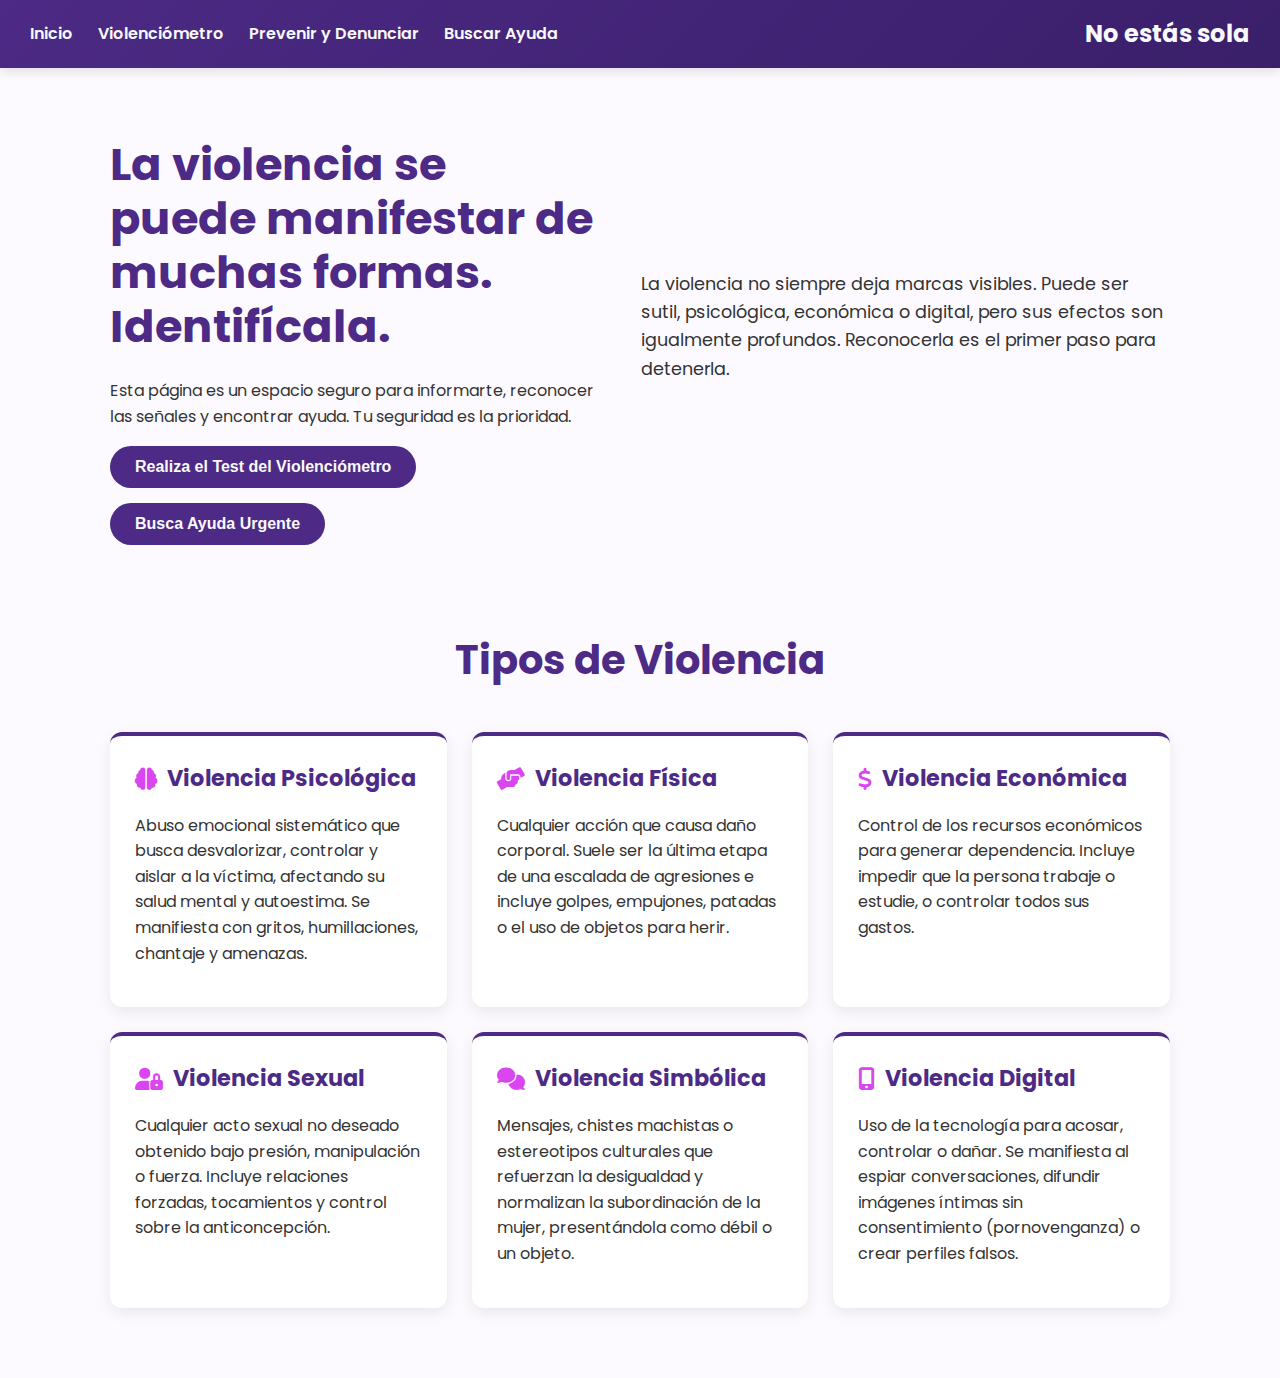
<file: index.html>
<!DOCTYPE html>
<html lang="es">
<head>
    <meta charset="UTF-8">
    <meta name="viewport" content="width=device-width, initial-scale=1.0">
    <title>No estás solo/a: Juntos contra la violencia</title>
    <link rel="stylesheet" href="https://cdnjs.cloudflare.com/ajax/libs/font-awesome/6.0.0-beta3/css/all.min.css">
    <link rel="stylesheet" href="estilos.css">
</head>
<body>

    <header class="main-header">
        <div class="nav-links">
            <ul>
                <li><a href="index.html">Inicio</a></li>
                <li><a href="violenciometro.html">Violenciómetro</a></li>
                <li><a href="prevencion.html">Prevenir y Denunciar</a></li>
                <li><a href="contacto.html">Buscar Ayuda</a></li>
            </ul>
        </div>
        <div class="tagline">
            <h1>No estás sola</h1>
    </header>

    <div class="content-wrapper">

        <section class="welcome-section">
            <div class="welcome-left">
                <h1>La violencia se puede manifestar de muchas formas. Identifícala.</h1>
                <p>Esta página es un espacio seguro para informarte, reconocer las señales y encontrar ayuda. Tu seguridad es la prioridad.</p>
                <div class="buttons">
                    <button role="link" onclick="window.location.href='violenciometro.html'">Realiza el Test del Violenciómetro</button>
                    <button role="link" onclick="window.location.href='contacto.html'">Busca Ayuda Urgente</button>
                </div>
            </div>
            <div class="welcome-right">
                <p>La violencia no siempre deja marcas visibles. Puede ser sutil, psicológica, económica o digital, pero sus efectos son igualmente profundos. Reconocerla es el primer paso para detenerla.</p>
            </div>
        </section>
        
        <section class="tipos-violencia-section">
            <h2>Tipos de Violencia</h2>
            <div class="tipos-violencia-grid">
                <div class="violencia-card">
                    <h3><i class="fas fa-brain icon"></i>Violencia Psicológica</h3>
                    <p>Abuso emocional sistemático que busca desvalorizar, controlar y aislar a la víctima, afectando su salud mental y autoestima. Se manifiesta con gritos, humillaciones, chantaje y amenazas. </p>
                </div>
                <div class="violencia-card">
                    <h3><i class="fas fa-hands-helping icon"></i>Violencia Física</h3>
                    <p>Cualquier acción que causa daño corporal. Suele ser la última etapa de una escalada de agresiones e incluye golpes, empujones, patadas o el uso de objetos para herir. </p>
                </div>
                <div class="violencia-card">
                    <h3><i class="fas fa-dollar-sign icon"></i>Violencia Económica</h3>
                    <p>Control de los recursos económicos para generar dependencia. Incluye impedir que la persona trabaje o estudie, o controlar todos sus gastos. </p>
                </div>
                <div class="violencia-card">
                    <h3><i class="fas fa-user-lock icon"></i>Violencia Sexual</h3>
                    <p>Cualquier acto sexual no deseado obtenido bajo presión, manipulación o fuerza. Incluye relaciones forzadas, tocamientos y control sobre la anticoncepción. </p>
                </div>
                <div class="violencia-card">
                    <h3><i class="fas fa-comments icon"></i>Violencia Simbólica</h3>
                    <p>Mensajes, chistes machistas o estereotipos culturales que refuerzan la desigualdad y normalizan la subordinación de la mujer, presentándola como débil o un objeto. </p>
                </div>
                <div class="violencia-card">
                    <h3><i class="fas fa-mobile-alt icon"></i>Violencia Digital</h3>
                    <p>Uso de la tecnología para acosar, controlar o dañar. Se manifiesta al espiar conversaciones, difundir imágenes íntimas sin consentimiento (pornovenganza) o crear perfiles falsos. </p>
                </div>
            </div>
        </section>

    </div>
</body>
</html>
</file>
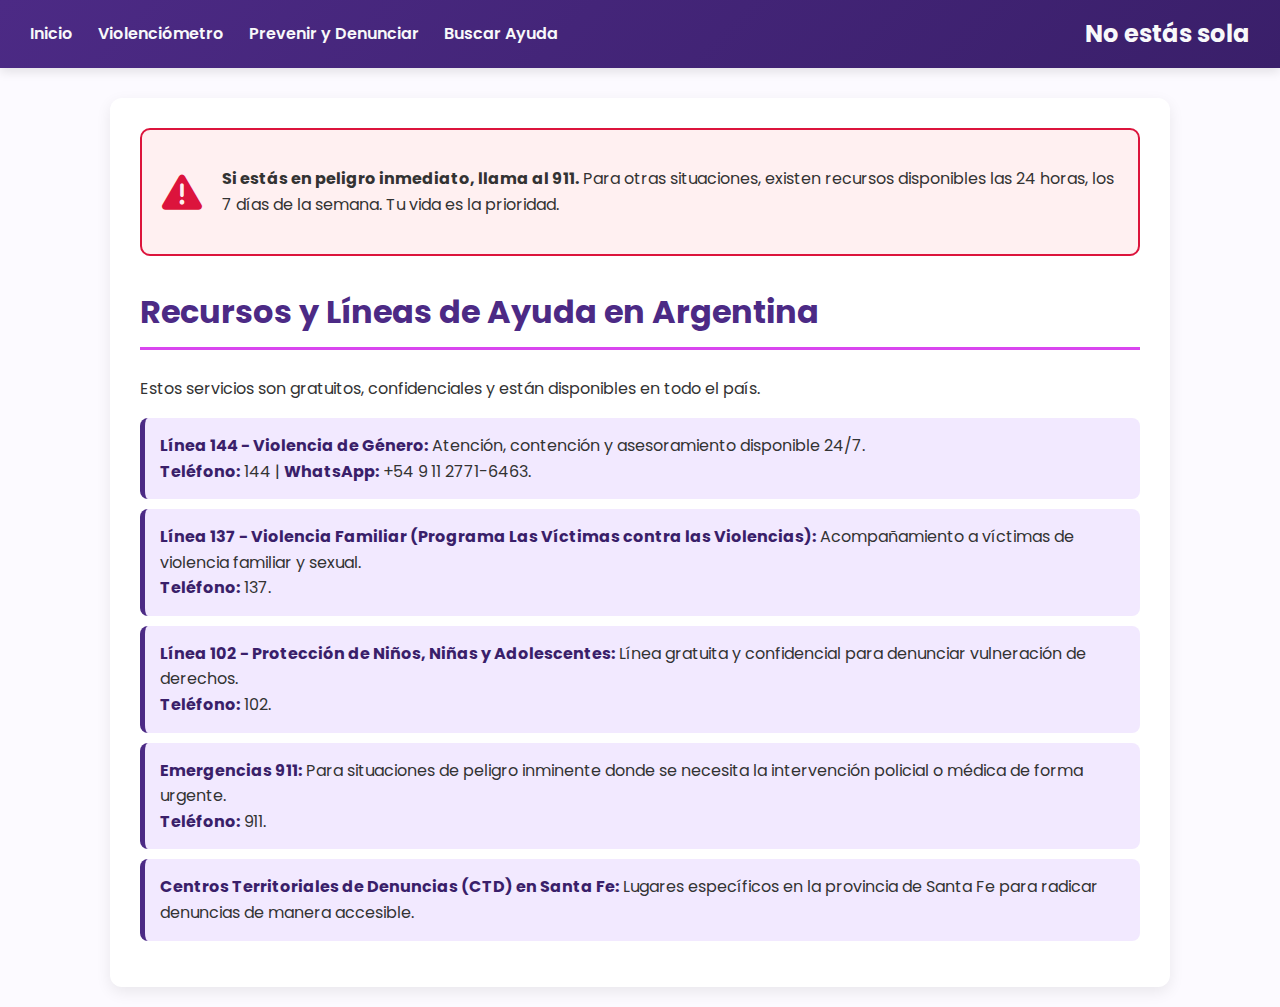
<file: contacto.html>
<!DOCTYPE html>
<html lang="es">
<head>
    <meta charset="UTF-8">
    <meta name="viewport" content="width=device-width, initial-scale=1.0">
    <title>Buscar Ayuda - Contactos de Emergencia</title>
    <link rel="stylesheet" href="https://cdnjs.cloudflare.com/ajax/libs/font-awesome/6.0.0-beta3/css/all.min.css">
    <link rel="stylesheet" href="estilos.css">
</head>
<body>

    <header class="main-header">
        <div class="nav-links">
            <ul>
                <li><a href="index.html">Inicio</a></li>
                <li><a href="violenciometro.html">Violenciómetro</a></li>
                <li><a href="prevencion.html">Prevenir y Denunciar</a></li>
                <li><a href="contacto.html">Buscar Ayuda</a></li>
            </ul>
        </div>
        <div class="tagline">
            <h1>No estás sola</h1>
    </header>

    <div class="content-wrapper">

        <section class="info-section">
             <div class="ayuda-urgente">
                <i class="fas fa-exclamation-triangle icono-alerta"></i>
                <p><strong>Si estás en peligro inmediato, llama al 911.</strong> Para otras situaciones, existen recursos disponibles las 24 horas, los 7 días de la semana. Tu vida es la prioridad.</p>
            </div>
            
            <h2>Recursos y Líneas de Ayuda en Argentina</h2>
            <p>Estos servicios son gratuitos, confidenciales y están disponibles en todo el país.</p>

            <div class="recursos">
                <ul>
                    <li><strong>Línea 144 - Violencia de Género:</strong> Atención, contención y asesoramiento disponible 24/7. 
                        <br><strong>Teléfono:</strong> 144 | <strong>WhatsApp:</strong> +54 9 11 2771-6463.</li>
                    <li><strong>Línea 137 - Violencia Familiar (Programa Las Víctimas contra las Violencias):</strong> Acompañamiento a víctimas de violencia familiar y sexual. 
                        <br><strong>Teléfono:</strong> 137.</li>
                    <li><strong>Línea 102 - Protección de Niños, Niñas y Adolescentes:</strong> Línea gratuita y confidencial para denunciar vulneración de derechos. 
                        <br><strong>Teléfono:</strong> 102.</li>
                    <li><strong>Emergencias 911:</strong> Para situaciones de peligro inminente donde se necesita la intervención policial o médica de forma urgente. 
                        <br><strong>Teléfono:</strong> 911.</li>
                     <li><strong>Centros Territoriales de Denuncias (CTD) en Santa Fe:</strong> Lugares específicos en la provincia de Santa Fe para radicar denuncias de manera accesible. </li>
                </ul>
            </div>
        </section>
    </div>

</body>
</html>
</file>
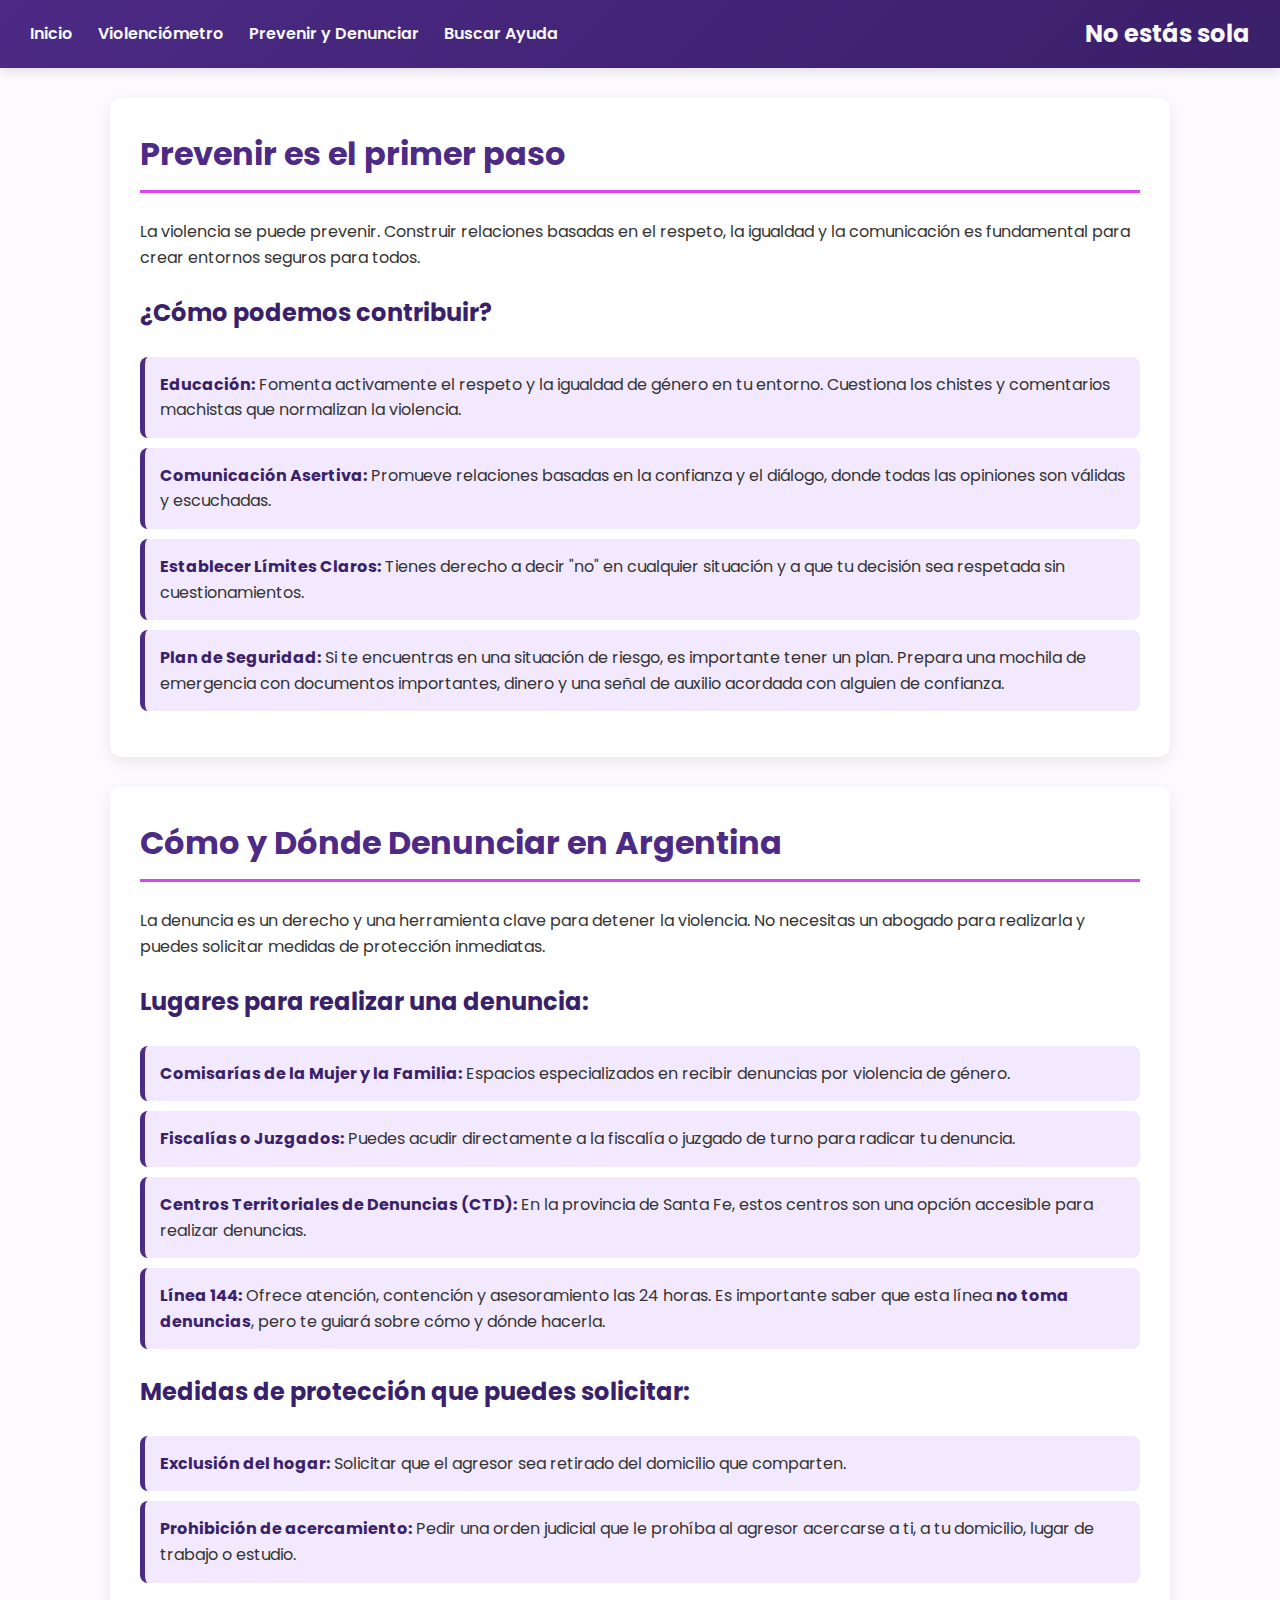
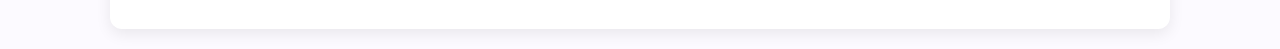
<file: prevencion.html>
<!DOCTYPE html>
<html lang="es">
<head>
    <meta charset="UTF-8">
    <meta name="viewport" content="width=device-width, initial-scale=1.0">
    <title>Prevenir y Denunciar la Violencia</title>
    <link rel="stylesheet" href="https://cdnjs.cloudflare.com/ajax/libs/font-awesome/6.0.0-beta3/css/all.min.css">
    <link rel="stylesheet" href="estilos.css">
</head>
<body>

    <header class="main-header">
        <div class="nav-links">
            <ul>
                <li><a href="index.html">Inicio</a></li>
                <li><a href="violenciometro.html">Violenciómetro</a></li>
                <li><a href="prevencion.html">Prevenir y Denunciar</a></li>
                <li><a href="contacto.html">Buscar Ayuda</a></li>
            </ul>
        </div>
        <div class="tagline">
            <h1>No estás sola</h1>
        </div>
    </header>

    <div class="content-wrapper">
        <section class="info-section">
            <h2>Prevenir es el primer paso</h2>
            <p>La violencia se puede prevenir. Construir relaciones basadas en el respeto, la igualdad y la comunicación es fundamental para crear entornos seguros para todos.</p>
            
            <h3>¿Cómo podemos contribuir?</h3>
            <ul>
                <li><strong>Educación:</strong> Fomenta activamente el respeto y la igualdad de género en tu entorno.  Cuestiona los chistes y comentarios machistas que normalizan la violencia. </li>
                <li><strong>Comunicación Asertiva:</strong> Promueve relaciones basadas en la confianza y el diálogo, donde todas las opiniones son válidas y escuchadas. </li>
                <li><strong>Establecer Límites Claros:</strong> Tienes derecho a decir "no" en cualquier situación y a que tu decisión sea respetada sin cuestionamientos. </li>
                <li><strong>Plan de Seguridad:</strong> Si te encuentras en una situación de riesgo, es importante tener un plan. Prepara una mochila de emergencia con documentos importantes, dinero y una señal de auxilio acordada con alguien de confianza. </li>
            </ul>
        </section>

        <section class="info-section">
            <h2>Cómo y Dónde Denunciar en Argentina</h2>
            <p>La denuncia es un derecho y una herramienta clave para detener la violencia. No necesitas un abogado para realizarla y puedes solicitar medidas de protección inmediatas.</p>

            <h3>Lugares para realizar una denuncia:</h3>
            <ul>
                <li><strong>Comisarías de la Mujer y la Familia:</strong> Espacios especializados en recibir denuncias por violencia de género. </li>
                <li><strong>Fiscalías o Juzgados:</strong> Puedes acudir directamente a la fiscalía o juzgado de turno para radicar tu denuncia. </li>
                <li><strong>Centros Territoriales de Denuncias (CTD):</strong> En la provincia de Santa Fe, estos centros son una opción accesible para realizar denuncias. </li>
                <li><strong>Línea 144:</strong> Ofrece atención, contención y asesoramiento las 24 horas. Es importante saber que esta línea <strong>no toma denuncias</strong>, pero te guiará sobre cómo y dónde hacerla. </li>
            </ul>
             <h3>Medidas de protección que puedes solicitar:</h3>
            <ul>
                <li><strong>Exclusión del hogar:</strong> Solicitar que el agresor sea retirado del domicilio que comparten. </li>
                <li><strong>Prohibición de acercamiento:</strong> Pedir una orden judicial que le prohíba al agresor acercarse a ti, a tu domicilio, lugar de trabajo o estudio. </li>
            </ul>
        </section>
    </div>

</body>
</html>
</file>
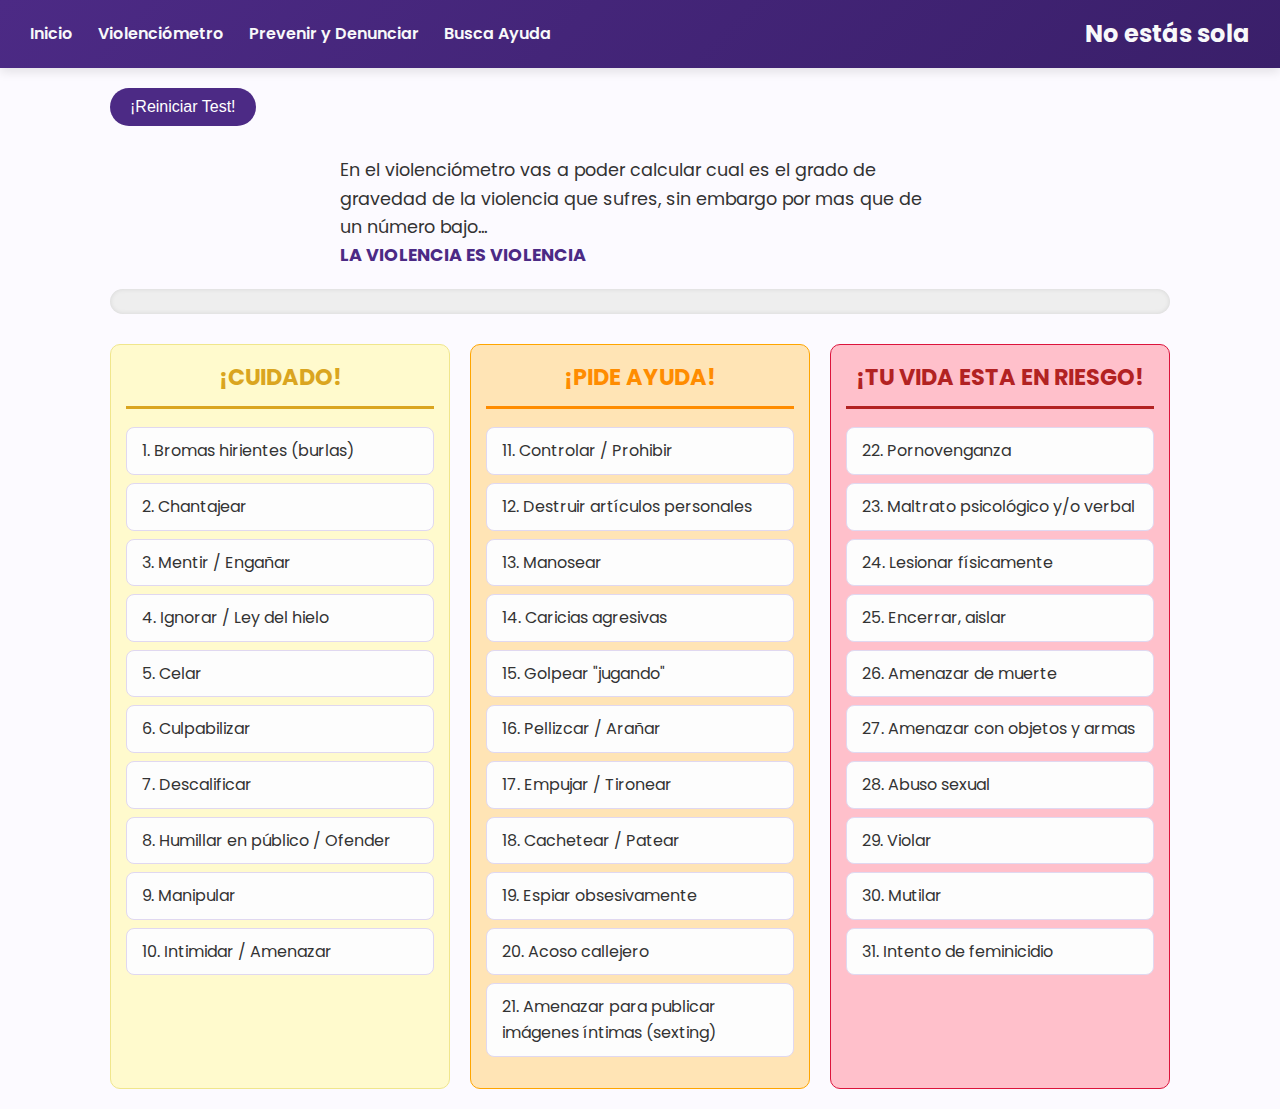
<file: violenciometro.html>
<!DOCTYPE html>
<html lang="es">
<head>
    <meta charset="UTF-8">
    <meta name="viewport" content="width=device-width, initial-scale=1.0">
    <title>Violenciómetro - No estás solo/a</title>
    <link rel="stylesheet" href="https://cdnjs.cloudflare.com/ajax/libs/font-awesome/6.0.0-beta3/css/all.min.css">
    <link rel="stylesheet" href="estilos.css">
</head>
<body>

    <header class="main-header">
        <div class="nav-links">
            <ul>
                <li><a href="index.html">Inicio</a></li>
                <li><a href="violenciometro.html">Violenciómetro</a></li>
                <li><a href="prevencion.html">Prevenir y Denunciar</a></li>
                <li><a href="contacto.html">Busca Ayuda</a></li>
            </ul>
        </div>
        <div class="tagline">
            <h1>No estás sola</h1>
        </div>
    </header>

    <main class="content-wrapper">
        <section id="violenciometro-section" class="content-section violenciometro-page">
            <div class="violenciometro-header">
                 <button class="test-button" id="resetButton">¡Reiniciar Test!</button>
                 <p class="intro-text">En el violenciómetro vas a poder calcular cual es el grado de gravedad de la violencia que sufres, sin embargo por mas que de un número bajo...<br><strong>LA VIOLENCIA ES VIOLENCIA</strong></p>
            </div>

            <div class="violenciometro-container">
                <div class="violenciometro-fill" style="width: 0%;"></div>
            </div>

            <div class="violenciometro-lists">
                <div class="list-column warning-level">
                    <h2>¡CUIDADO!</h2>
                    <ul>
                        <li data-points="1">1. Bromas hirientes (burlas)</li>
                        <li data-points="2">2. Chantajear</li>
                        <li data-points="2">3. Mentir / Engañar</li>
                        <li data-points="3">4. Ignorar / Ley del hielo</li>
                        <li data-points="3">5. Celar</li>
                        <li data-points="4">6. Culpabilizar</li>
                        <li data-points="4">7. Descalificar</li>
                        <li data-points="5">8. Humillar en público / Ofender</li>
                        <li data-points="5">9. Manipular</li>
                        <li data-points="6">10. Intimidar / Amenazar</li>
                    </ul>
                </div>
                <div class="list-column help-level">
                    <h2>¡PIDE AYUDA!</h2>
                    <ul>
                        <li data-points="7">11. Controlar / Prohibir</li>
                        <li data-points="8">12. Destruir artículos personales</li>
                        <li data-points="8">13. Manosear</li>
                        <li data-points="9">14. Caricias agresivas</li>
                        <li data-points="9">15. Golpear "jugando"</li>
                        <li data-points="10">16. Pellizcar / Arañar</li>
                        <li data-points="10">17. Empujar / Tironear</li>
                        <li data-points="11">18. Cachetear / Patear</li>
                        <li data-points="11">19. Espiar obsesivamente</li>
                        <li data-points="12">20. Acoso callejero</li>
                        <li data-points="12">21. Amenazar para publicar imágenes íntimas (sexting)</li>
                    </ul>
                </div>
                <div class="list-column danger-level">
                    <h2>¡TU VIDA ESTA EN RIESGO!</h2>
                    <ul>
                        <li data-points="13">22. Pornovenganza</li>
                        <li data-points="14">23. Maltrato psicológico y/o verbal</li>
                        <li data-points="15">24. Lesionar físicamente</li>
                        <li data-points="16">25. Encerrar, aislar</li>
                        <li data-points="17">26. Amenazar de muerte</li>
                        <li data-points="18">27. Amenazar con objetos y armas</li>
                        <li data-points="19">28. Abuso sexual</li>
                        <li data-points="20">29. Violar</li>
                        <li data-points="21">30. Mutilar</li>
                        <li data-points="22">31. Intento de feminicidio</li>
                    </ul>
                </div>
            </div>
        </section>
    </main>

    <script src="script.js"></script>
</body>
</html>
</file>
<file: estilos.css>
@import url('https://fonts.googleapis.com/css2?family=Poppins:wght@400;600;700&display=swap');

:root {
    --primary-violet: #4c2a85;
    --dark-violet: #3a1f6a;
    --light-violet: #f2e9ff;
    --accent-pink: #d946ef;
    --text-color: #333;
    --light-text: #f8f9fa;
    --background-color: #fcfaff;
    --card-background: #ffffff;
    --border-color: #e0d8f0;
}

body {
    font-family: 'Poppins', sans-serif;
    margin: 0;
    background-color: var(--background-color);
    color: var(--text-color);
    line-height: 1.6;
}

h1, h2, h3 {
    color: var(--primary-violet);
    font-weight: 700;
}

a {
    color: var(--accent-pink);
    text-decoration: none;
    transition: color 0.3s ease;
}

a:hover {
    color: var(--dark-violet);
}

.content-wrapper {
    max-width: 1100px;
    margin: 20px auto;
    padding: 0 20px;
    box-sizing: border-box;
}

/* ENCABEZADO */
.main-header {
    background: linear-gradient(135deg, var(--primary-violet), var(--dark-violet));
    color: var(--light-text);
    padding: 15px 30px;
    display: flex;
    justify-content: space-between;
    align-items: center;
    box-shadow: 0 4px 10px rgba(0, 0, 0, 0.1);
}

.main-header .tagline h1 {
    margin: 0;
    font-size: 1.5em;
    color: var(--light-text);
}

.nav-links ul {
    list-style: none;
    padding: 0;
    margin: 0;
    display: flex;
    gap: 25px;
}

.nav-links a {
    color: var(--light-text);
    font-weight: 600;
    padding-bottom: 5px;
    border-bottom: 2px solid transparent;
    transition: border-color 0.3s ease;
}

.nav-links a:hover {
    border-color: var(--accent-pink);
    color: var(--light-text);
}

.social-icons a {
    color: var(--light-text);
    font-size: 1.2em;
    margin-left: 15px;
    transition: transform 0.3s ease;
}

.social-icons a:hover {
    transform: scale(1.2);
    color: var(--accent-pink);
}

/* PÁGINA DE INICIO (index.html) */
.welcome-section {
    display: flex;
    align-items: center;
    gap: 40px;
    margin-top: 40px;
}

.welcome-left h1 {
    font-size: 2.8em;
    line-height: 1.2;
    margin-bottom: 25px;
}

.welcome-left .buttons {
    display: flex;
    flex-direction: column;
    gap: 15px;
    align-items: flex-start;
}

.welcome-left .buttons button {
    background-color: var(--primary-violet);
    color: var(--light-text);
    border: none;
    padding: 12px 25px;
    border-radius: 50px;
    font-size: 1em;
    font-weight: 600;
    cursor: pointer;
    transition: background-color 0.3s ease, transform 0.3s ease;
}

.welcome-left .buttons button:hover {
    background-color: var(--accent-pink);
    transform: translateY(-3px);
}

.welcome-right p {
    font-size: 1.1em;
}

/* TIPOS DE VIOLENCIA */
.tipos-violencia-section {
    padding: 50px 0;
    text-align: center;
}

.tipos-violencia-section h2 {
    font-size: 2.5em;
    margin-bottom: 40px;
}

.tipos-violencia-grid {
    display: grid;
    grid-template-columns: repeat(auto-fit, minmax(300px, 1fr));
    gap: 25px;
    text-align: left;
}

.violencia-card {
    background-color: var(--card-background);
    border-radius: 12px;
    padding: 25px;
    box-shadow: 0 5px 15px rgba(0, 0, 0, 0.08);
    border-top: 4px solid var(--primary-violet);
    transition: transform 0.3s ease, box-shadow 0.3s ease;
}

.violencia-card:hover {
    transform: translateY(-10px);
    box-shadow: 0 12px 25px rgba(0, 0, 0, 0.12);
}

.violencia-card h3 {
    font-size: 1.4em;
    margin-top: 0;
    margin-bottom: 10px;
    display: flex;
    align-items: center;
    gap: 10px;
}

.violencia-card .icon {
    color: var(--accent-pink);
}

/* VIOLENCIÓMETRO (violenciometro.html) */
.violenciometro-page .intro-text {
    font-size: 1.1em;
    color: var(--text-color);
    max-width: 600px;
    margin: 10px auto 20px;
}

.violenciometro-page .intro-text strong {
    color: var(--primary-violet);
}

.test-button {
    background-color: var(--primary-violet);
    color: white;
    padding: 10px 20px;
    border: none;
    border-radius: 50px;
    cursor: pointer;
    font-size: 1em;
    margin-bottom: 20px;
    transition: background-color 0.3s ease;
}

.test-button:hover {
    background-color: var(--dark-violet);
}

.violenciometro-container {
    width: 100%; height: 25px; border-radius: 15px;
    background-color: #eee; box-shadow: inset 0 0 5px rgba(0,0,0,0.1);
    margin-bottom: 30px; position: relative; overflow: hidden;
}

.violenciometro-fill {
    height: 100%; width: 0%; border-radius: 15px;
    background: linear-gradient(to right, #F0E68C 33.33%, #FFA500 66.66%, #DC143C 100%);
    transition: width 0.5s ease-in-out;
}

.violenciometro-lists {
    display: flex; justify-content: space-between; gap: 20px; flex-wrap: wrap;
}

.list-column {
    flex: 1; min-width: 280px; padding: 15px;
    border-radius: 10px; box-sizing: border-box;
}

.list-column h2 { text-align: center; margin-top: 0; padding-bottom: 10px; border-bottom: 3px solid; font-size: 1.4em;}
.list-column ul { list-style: none; padding: 0; }
.list-column ul li {
    background-color: #fdfdfd; margin-bottom: 8px; padding: 10px 15px;
    border-radius: 8px; cursor: pointer; border: 1px solid var(--border-color);
    transition: all 0.2s ease;
}
.list-column ul li:hover { background-color: var(--light-violet); border-color: var(--primary-violet); }
.list-column ul li.selected {
    background-color: var(--primary-violet); color: var(--light-text); font-weight: bold;
    border-color: var(--dark-violet); box-shadow: inset 0 0 5px rgba(0,0,0,0.2);
}

.warning-level { background-color: #fffacd; border: 1px solid #f0e68c; }
.warning-level h2 { color: #daa520; border-color: #daa520; }
.help-level { background-color: #ffe4b5; border: 1px solid #ffa500; }
.help-level h2 { color: #ff8c00; border-color: #ff8c00; }
.danger-level { background-color: #ffc0cb; border: 1px solid #dc143c; }
.danger-level h2 { color: #b22222; border-color: #b22222; }

/* PÁGINA PREVENCIÓN Y CONTACTO */
.info-section {
    background-color: var(--card-background);
    padding: 30px;
    border-radius: 12px;
    box-shadow: 0 5px 15px rgba(0, 0, 0, 0.08);
    margin-top: 30px;
}
.info-section h2 {
    font-size: 2em;
    border-bottom: 3px solid var(--accent-pink);
    padding-bottom: 10px;
    margin-top: 0;
}
.info-section h3 {
    font-size: 1.5em;
    color: var(--dark-violet);
}
.info-section ul {
    list-style: none;
    padding-left: 0;
}
.info-section ul li {
    background-color: var(--light-violet);
    padding: 15px;
    border-radius: 8px;
    margin-bottom: 10px;
    border-left: 5px solid var(--primary-violet);
}
.info-section ul li strong {
    color: var(--dark-violet);
}

.ayuda-urgente {
    background-color: #fff0f1;
    border: 2px solid #dc143c;
    padding: 20px;
    border-radius: 10px;
    display: flex;
    align-items: center;
    gap: 20px;
    margin-bottom: 30px;
}
.ayuda-urgente .icono-alerta {
    font-size: 2.5em;
    color: #dc143c;
}

.recursos ul li {
    background-color: var(--light-violet);
}

@media (max-width: 768px) {
    .main-header {
        flex-direction: column;
        gap: 15px;
    }
    .welcome-section {
        flex-direction: column;
        text-align: center;
    }
    .welcome-left .buttons {
        align-items: center;
    }
    .violenciometro-lists {
        flex-direction: column;
    }
}
</file>
